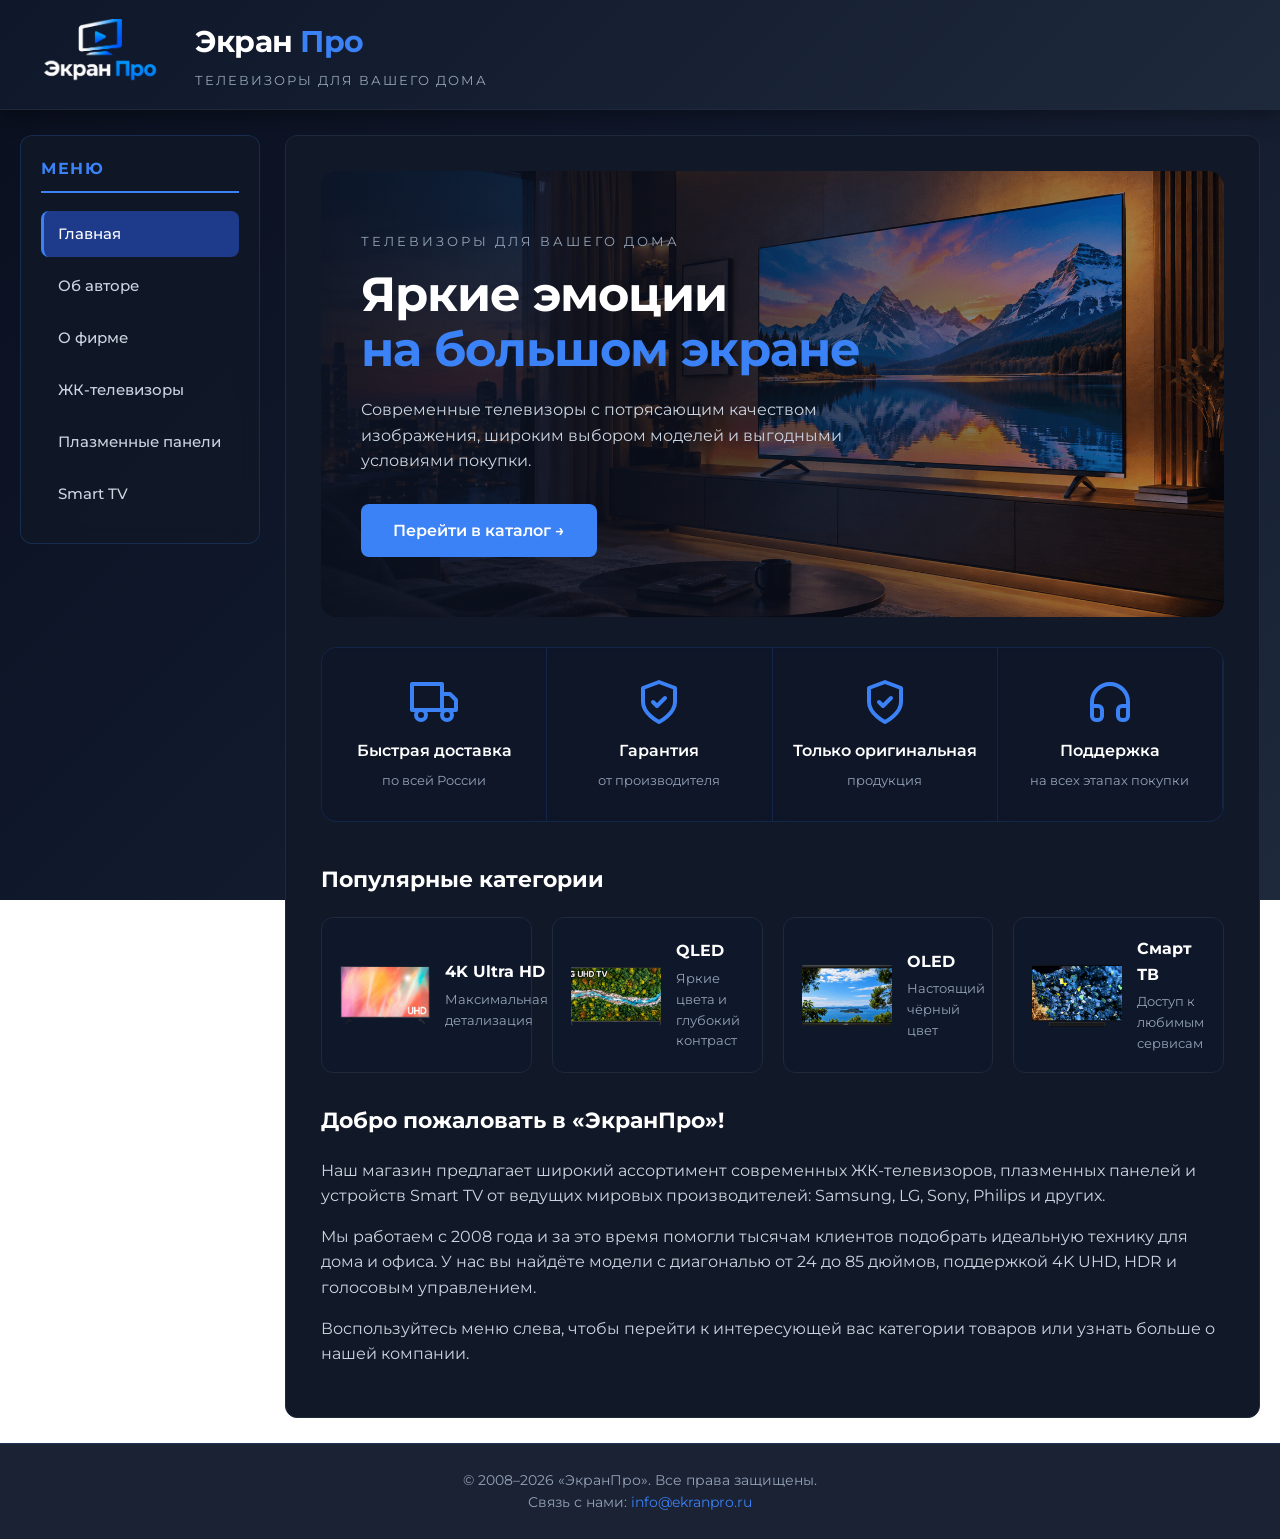
<file: index.html>
<!DOCTYPE html>
<html lang="ru">
<head>
    <meta charset="UTF-8">
    <title>ЭкранПро — магазин ЖК-телевизоров и плазменных панелей</title>
    <link rel="icon" type="image/x-icon" href="favicon.ico">
    <link rel="stylesheet" href="styles.css">
    <link rel="preconnect" href="https://fonts.googleapis.com">
    <link rel="preconnect" href="https://fonts.gstatic.com" crossorigin>
    <link href="https://fonts.googleapis.com/css2?family=Montserrat:wght@300;400;500;600;700;800&display=swap" rel="stylesheet">
</head>
<body>

<header class="header">
    <img src="images/logo.png" alt="Логотип ЭкранПро" class="header__logo">
    <div>
        <div class="header__title">Экран <span>Про</span></div>
        <div class="header__subtitle">Телевизоры для вашего дома</div>
    </div>
</header>

<div class="layout">

    <aside class="sidebar">
        <h2 class="sidebar__title">Меню</h2>
        <ul class="menu">
            <li class="menu__item"><a href="index.html" class="menu__link menu__link--active">Главная</a></li>
            <li class="menu__item"><a href="about-author.html" class="menu__link">Об авторе</a></li>
            <li class="menu__item"><a href="about-company.html" class="menu__link">О фирме</a></li>
            <li class="menu__item"><a href="lcd-tv.html" class="menu__link">ЖК-телевизоры</a></li>
            <li class="menu__item"><a href="plasma.html" class="menu__link">Плазменные панели</a></li>
            <li class="menu__item"><a href="smart-tv.html" class="menu__link">Smart TV</a></li>
        </ul>
    </aside>

    <main class="content">

        <section class="hero">
            <div class="hero__label">Телевизоры для вашего дома</div>
            <h1 class="hero__title">Яркие эмоции<br><span>на большом экране</span></h1>
            <p class="hero__text">
                Современные телевизоры с потрясающим качеством изображения,
                широким выбором моделей и выгодными условиями покупки.
            </p>
            <a href="lcd-tv.html" class="hero__btn">Перейти в каталог →</a>
        </section>

        <section class="features">
        <div class="feature">
            <svg class="feature__icon" viewBox="0 0 24 24" fill="none" stroke="#3b82f6" stroke-width="2" stroke-linecap="round" stroke-linejoin="round">
                <rect x="1" y="3" width="15" height="13"></rect>
                <polygon points="16 8 20 8 23 11 23 16 16 16 16 8"></polygon>
                <circle cx="5.5" cy="18.5" r="2.5"></circle>
                <circle cx="18.5" cy="18.5" r="2.5"></circle>
            </svg>
            <div class="feature__title">Быстрая доставка</div>
            <div class="feature__text">по всей России</div>
        </div>

        <div class="feature">
            <svg class="feature__icon" viewBox="0 0 24 24" fill="none" stroke="#3b82f6" stroke-width="2" stroke-linecap="round" stroke-linejoin="round">
                <path d="M12 22s8-4 8-10V5l-8-3-8 3v7c0 6 8 10 8 10z"></path>
                <polyline points="9 12 11 14 15 10"></polyline>
            </svg>
            <div class="feature__title">Гарантия</div>
            <div class="feature__text">от производителя</div>
        </div>

        <div class="feature">
            <svg class="feature__icon" viewBox="0 0 24 24" fill="none" stroke="#3b82f6" stroke-width="2" stroke-linecap="round" stroke-linejoin="round">
                <path d="M12 22s8-4 8-10V5l-8-3-8 3v7c0 6 8 10 8 10z"></path>
                <polyline points="9 12 11 14 15 10"></polyline>
            </svg>
            <div class="feature__title">Только оригинальная</div>
            <div class="feature__text">продукция</div>
        </div>

        <div class="feature">
            <svg class="feature__icon" viewBox="0 0 24 24" fill="none" stroke="#3b82f6" stroke-width="2" stroke-linecap="round" stroke-linejoin="round">
                <path d="M3 18v-6a9 9 0 0 1 18 0v6"></path>
                <path d="M21 19a2 2 0 0 1-2 2h-1a2 2 0 0 1-2-2v-3a2 2 0 0 1 2-2h3zM3 19a2 2 0 0 0 2 2h1a2 2 0 0 0 2-2v-3a2 2 0 0 0-2-2H3z"></path>
            </svg>
            <div class="feature__title">Поддержка</div>
            <div class="feature__text">на всех этапах покупки</div>
        </div>
    </section>

        <h2 class="categories-title">Популярные категории</h2>
        <section class="categories">
            <a href="lcd-tv.html" class="category">
                <img src="images/lcd1.jpg" alt="4K" class="category__img">
                <div>
                    <div class="category__name">4K Ultra HD</div>
                    <div class="category__desc">Максимальная детализация</div>
                </div>
            </a>
            <a href="lcd-tv.html" class="category">
                <img src="images/lcd2.jpg" alt="QLED" class="category__img">
                <div>
                    <div class="category__name">QLED</div>
                    <div class="category__desc">Яркие цвета и глубокий контраст</div>
                </div>
            </a>
            <a href="plasma.html" class="category">
                <img src="images/plasma1.jpg" alt="OLED" class="category__img">
                <div>
                    <div class="category__name">OLED</div>
                    <div class="category__desc">Настоящий чёрный цвет</div>
                </div>
            </a>
            <a href="smart-tv.html" class="category">
                <img src="images/smart1.jpg" alt="Smart TV" class="category__img">
                <div>
                    <div class="category__name">Смарт ТВ</div>
                    <div class="category__desc">Доступ к любимым сервисам</div>
                </div>
            </a>
        </section>

        <h2 class="categories-title">Добро пожаловать в «ЭкранПро»!</h2>
        <p class="content__text">
            Наш магазин предлагает широкий ассортимент современных ЖК-телевизоров,
            плазменных панелей и устройств Smart TV от ведущих мировых производителей:
            Samsung, LG, Sony, Philips и других.
        </p>
        <p class="content__text">
            Мы работаем с 2008 года и за это время помогли тысячам клиентов подобрать
            идеальную технику для дома и офиса. У нас вы найдёте модели с диагональю
            от 24 до 85 дюймов, поддержкой 4K UHD, HDR и голосовым управлением.
        </p>
        <p class="content__text">
            Воспользуйтесь меню слева, чтобы перейти к интересующей вас категории товаров
            или узнать больше о нашей компании.
        </p>

    </main>

</div>

<footer class="footer">
    <p>&copy; 2008–2026 «ЭкранПро». Все права защищены.</p>
    <p>Связь с нами: <a href="mailto:info@ekranpro.ru">info@ekranpro.ru</a></p>
</footer>

</body>
</html>
</file>
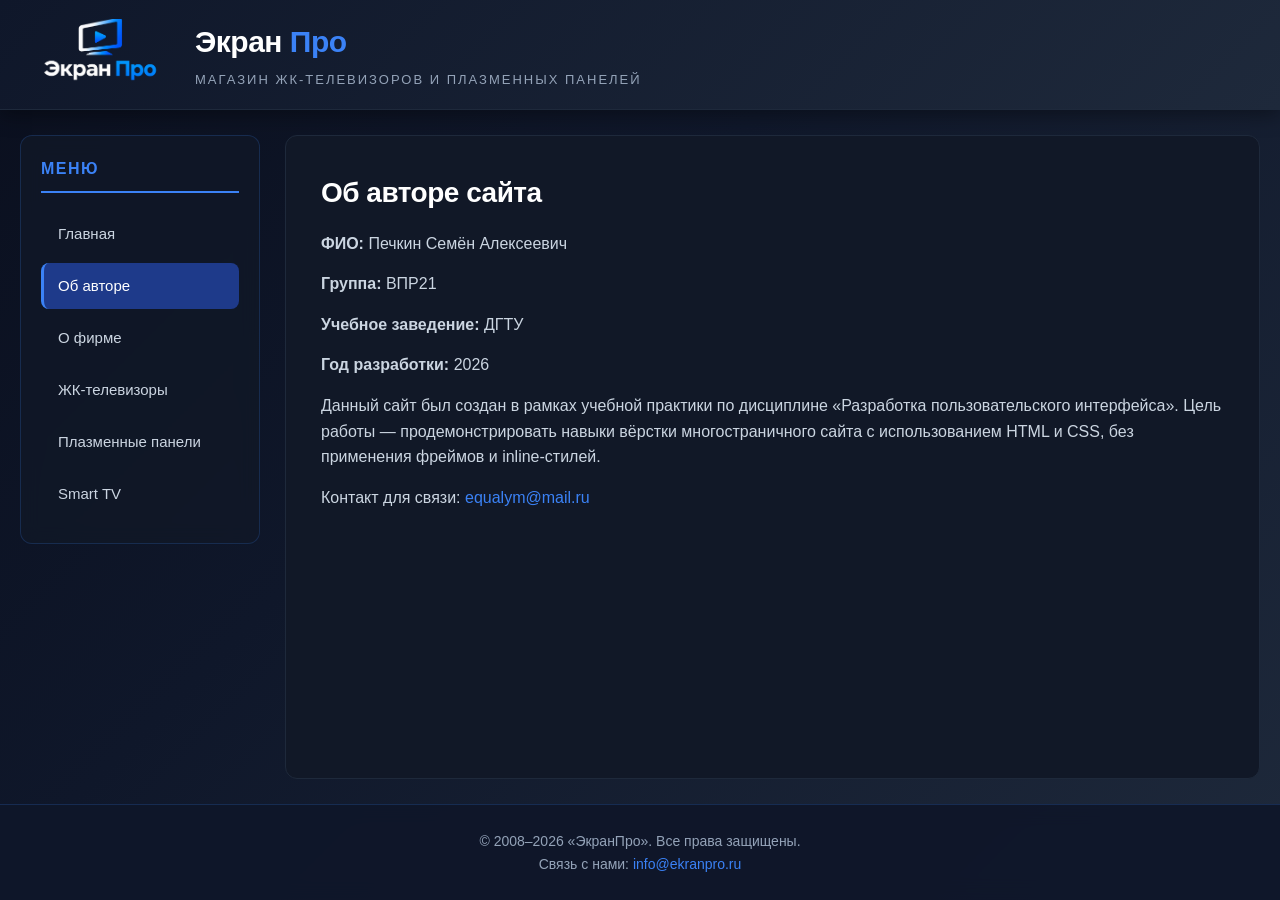
<file: about-author.html>
<!DOCTYPE html>
<html lang="ru">
<head>
    <meta charset="UTF-8">
    <title>Об авторе — ЭкранПро</title>
    <link rel="stylesheet" href="styles.css">
    <link rel="icon" href="favicon.png">
</head>
<body>

<header class="header">
    <img src="images/logo.png" alt="Логотип ЭкранПро" class="header__logo">
    <div>
        <div class="header__title">Экран <span>Про</span></div>
        <div class="header__subtitle">Магазин ЖК-телевизоров и плазменных панелей</div>
    </div>
</header>

<div class="layout">

    <aside class="sidebar">
        <h2 class="sidebar__title">Меню</h2>
        <ul class="menu">
            <li class="menu__item"><a href="index.html" class="menu__link">Главная</a></li>
            <li class="menu__item"><a href="about-author.html" class="menu__link menu__link--active">Об авторе</a></li>
            <li class="menu__item"><a href="about-company.html" class="menu__link">О фирме</a></li>
            <li class="menu__item"><a href="lcd-tv.html" class="menu__link">ЖК-телевизоры</a></li>
            <li class="menu__item"><a href="plasma.html" class="menu__link">Плазменные панели</a></li>
            <li class="menu__item"><a href="smart-tv.html" class="menu__link">Smart TV</a></li>
        </ul>
    </aside>

    <main class="content">
        <h1 class="content__title">Об авторе сайта</h1>
        <p class="content__text">
            <strong>ФИО:</strong> Печкин Семён Алексеевич
        </p>
        <p class="content__text">
            <strong>Группа:</strong> ВПР21
        </p>
        <p class="content__text">
            <strong>Учебное заведение:</strong> ДГТУ
        </p>
        <p class="content__text">
            <strong>Год разработки:</strong> 2026
        </p>
        <p class="content__text">
            Данный сайт был создан в рамках учебной практики по дисциплине
            «Разработка пользовательского интерфейса». Цель работы — продемонстрировать навыки вёрстки
            многостраничного сайта с использованием HTML и CSS, без применения
            фреймов и inline-стилей.
        </p>
        <p class="content__text">
            Контакт для связи: <a href="mailru:equalym@mail.ru">equalym@mail.ru</a>
        </p>
    </main>

</div>

<footer class="footer">
    <p>&copy; 2008–2026 «ЭкранПро». Все права защищены.</p>
    <p>Связь с нами: <a href="mailto:info@ekranpro.ru">info@ekranpro.ru</a></p>
</footer>

</body>
</html>
</file>
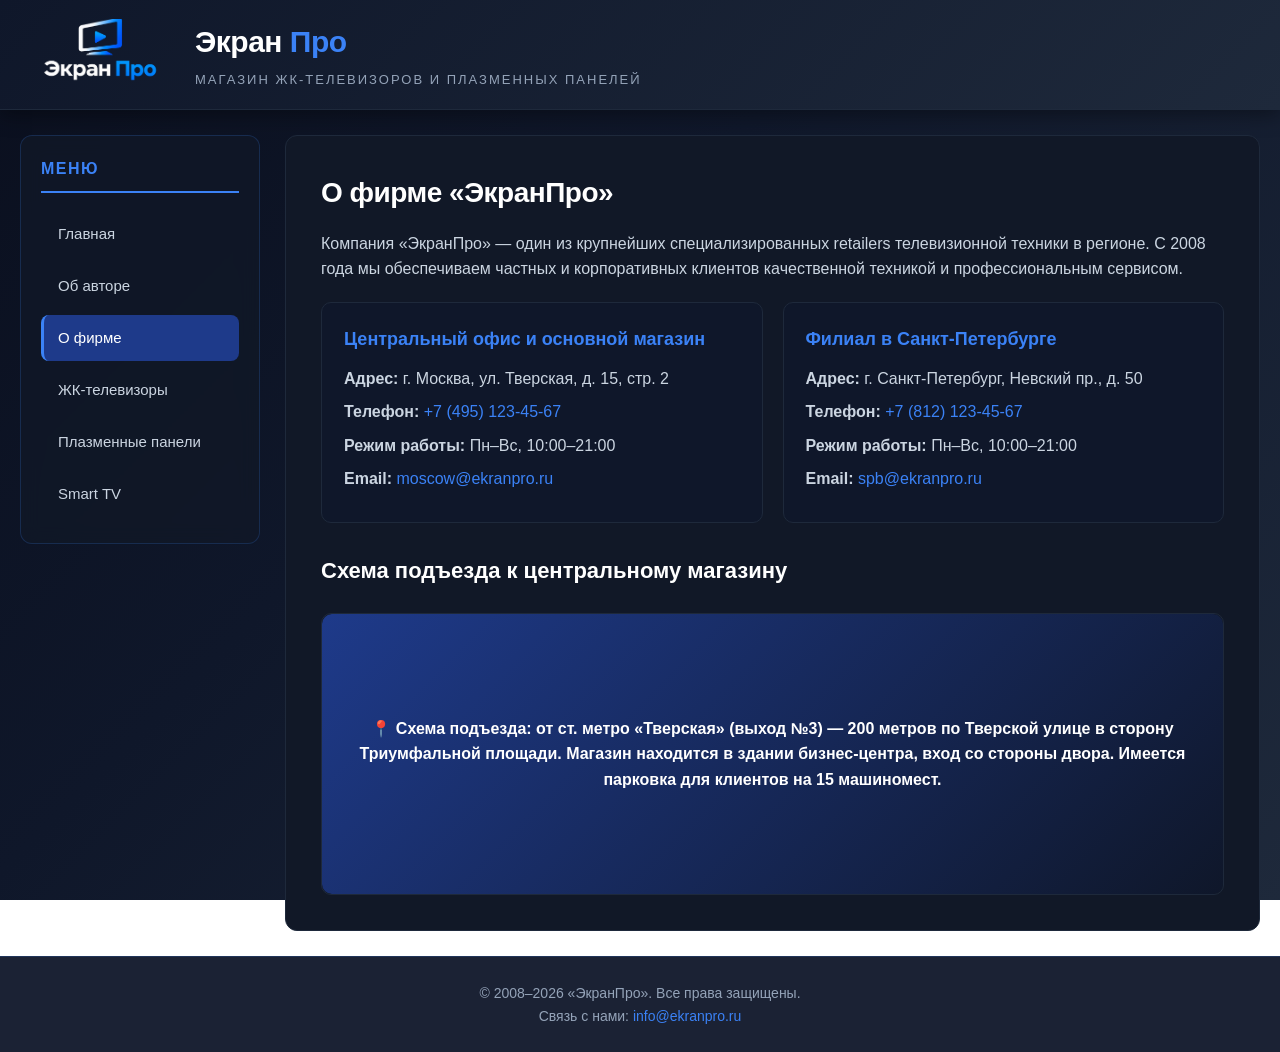
<file: about-company.html>
<!DOCTYPE html>
<html lang="ru">
<head>
    <meta charset="UTF-8">
    <title>О фирме — ЭкранПро</title>
    <link rel="stylesheet" href="styles.css">
    <link rel="icon" href="favicon.png">
</head>
<body>

<header class="header">
    <img src="images/logo.png" alt="Логотип ЭкранПро" class="header__logo">
    <div>
        <div class="header__title">Экран <span>Про</span></div>
        <div class="header__subtitle">Магазин ЖК-телевизоров и плазменных панелей</div>
    </div>
</header>

<div class="layout">

    <aside class="sidebar">
        <h2 class="sidebar__title">Меню</h2>
        <ul class="menu">
            <li class="menu__item"><a href="index.html" class="menu__link">Главная</a></li>
            <li class="menu__item"><a href="about-author.html" class="menu__link">Об авторе</a></li>
            <li class="menu__item"><a href="about-company.html" class="menu__link menu__link--active">О фирме</a></li>
            <li class="menu__item"><a href="lcd-tv.html" class="menu__link">ЖК-телевизоры</a></li>
            <li class="menu__item"><a href="plasma.html" class="menu__link">Плазменные панели</a></li>
            <li class="menu__item"><a href="smart-tv.html" class="menu__link">Smart TV</a></li>
        </ul>
    </aside>

    <main class="content">
        <h1 class="content__title">О фирме «ЭкранПро»</h1>
        <p class="content__text">
            Компания «ЭкранПро» — один из крупнейших специализированных retailers
            телевизионной техники в регионе. С 2008 года мы обеспечиваем частных
            и корпоративных клиентов качественной техникой и профессиональным сервисом.
        </p>

        <div class="contacts">
            <div class="contacts__info">
                <h3>Центральный офис и основной магазин</h3>
                <p><strong>Адрес:</strong> г. Москва, ул. Тверская, д. 15, стр. 2</p>
                <p><strong>Телефон:</strong> <a href="tel:+74951234567">+7 (495) 123-45-67</a></p>
                <p><strong>Режим работы:</strong> Пн–Вс, 10:00–21:00</p>
                <p><strong>Email:</strong> <a href="mailto:moscow@ekranpro.ru">moscow@ekranpro.ru</a></p>
            </div>

            <div class="contacts__info">
                <h3>Филиал в Санкт-Петербурге</h3>
                <p><strong>Адрес:</strong> г. Санкт-Петербург, Невский пр., д. 50</p>
                <p><strong>Телефон:</strong> <a href="tel:+78121234567">+7 (812) 123-45-67</a></p>
                <p><strong>Режим работы:</strong> Пн–Вс, 10:00–21:00</p>
                <p><strong>Email:</strong> <a href="mailto:spb@ekranpro.ru">spb@ekranpro.ru</a></p>
            </div>
        </div>

        <h2 style="margin-top:30px;">Схема подъезда к центральному магазину</h2>
        <div class="map-box">
            <div class="map-placeholder">
                📍 Схема подъезда: от ст. метро «Тверская» (выход №3) — 200 метров
                по Тверской улице в сторону Триумфальной площади.
                Магазин находится в здании бизнес-центра, вход со стороны двора.
                Имеется парковка для клиентов на 15 машиномест.
            </div>
        </div>
    </main>

</div>

<footer class="footer">
    <p>&copy; 2008–2026 «ЭкранПро». Все права защищены.</p>
    <p>Связь с нами: <a href="mailto:info@ekranpro.ru">info@ekranpro.ru</a></p>
</footer>

</body>
</html>
</file>
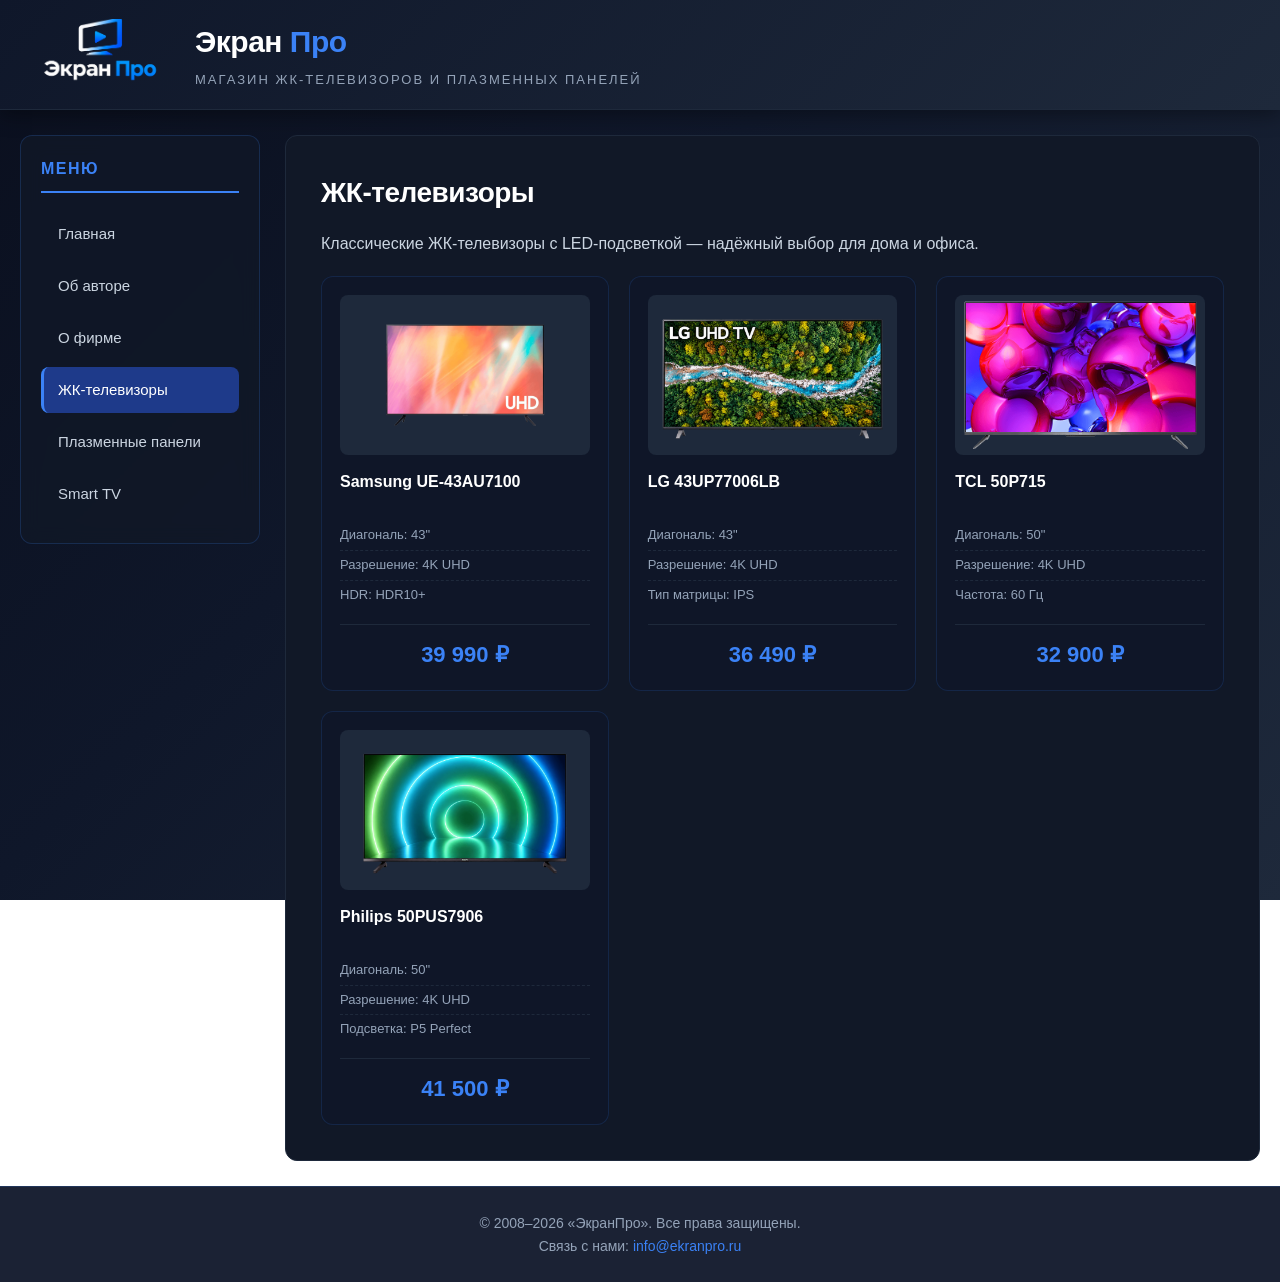
<file: lcd-tv.html>
<!DOCTYPE html>
<html lang="ru">
<head>
    <meta charset="UTF-8">
    <title>ЖК-телевизоры — ЭкранПро</title>
    <link rel="stylesheet" href="styles.css">
    <link rel="icon" href="favicon.png">
</head>
<body>

<header class="header">
    <img src="images/logo.png" alt="Логотип ЭкранПро" class="header__logo">
    <div>
        <div class="header__title">Экран <span>Про</span></div>
        <div class="header__subtitle">Магазин ЖК-телевизоров и плазменных панелей</div>
    </div>
</header>

<div class="layout">

    <aside class="sidebar">
        <h2 class="sidebar__title">Меню</h2>
        <ul class="menu">
            <li class="menu__item"><a href="index.html" class="menu__link">Главная</a></li>
            <li class="menu__item"><a href="about-author.html" class="menu__link">Об авторе</a></li>
            <li class="menu__item"><a href="about-company.html" class="menu__link">О фирме</a></li>
            <li class="menu__item"><a href="lcd-tv.html" class="menu__link menu__link--active">ЖК-телевизоры</a></li>
            <li class="menu__item"><a href="plasma.html" class="menu__link">Плазменные панели</a></li>
            <li class="menu__item"><a href="smart-tv.html" class="menu__link">Smart TV</a></li>
        </ul>
    </aside>

    <main class="content">
        <h1 class="content__title">ЖК-телевизоры</h1>
        <p class="content__text">
            Классические ЖК-телевизоры с LED-подсветкой — надёжный выбор для дома и офиса.
        </p>

        <div class="products">

            <div class="product-card">
                <img src="images/lcd1.jpg" alt="Samsung UE-43" class="product-card__img">
                <div class="product-card__name">Samsung UE-43AU7100</div>
                <ul class="product-card__specs">
                    <li>Диагональ: 43"</li>
                    <li>Разрешение: 4K UHD</li>
                    <li>HDR: HDR10+</li>
                </ul>
                <div class="product-card__price">39 990 ₽</div>
            </div>

            <div class="product-card">
                <img src="images/lcd2.jpg" alt="LG 43UP77" class="product-card__img">
                <div class="product-card__name">LG 43UP77006LB</div>
                <ul class="product-card__specs">
                    <li>Диагональ: 43"</li>
                    <li>Разрешение: 4K UHD</li>
                    <li>Тип матрицы: IPS</li>
                </ul>
                <div class="product-card__price">36 490 ₽</div>
            </div>

            <div class="product-card">
                <img src="images/lcd3.jpg" alt="TCL 50P715" class="product-card__img">
                <div class="product-card__name">TCL 50P715</div>
                <ul class="product-card__specs">
                    <li>Диагональ: 50"</li>
                    <li>Разрешение: 4K UHD</li>
                    <li>Частота: 60 Гц</li>
                </ul>
                <div class="product-card__price">32 900 ₽</div>
            </div>

            <div class="product-card">
                <img src="images/lcd4.jpg" alt="Philips 50PUS" class="product-card__img">
                <div class="product-card__name">Philips 50PUS7906</div>
                <ul class="product-card__specs">
                    <li>Диагональ: 50"</li>
                    <li>Разрешение: 4K UHD</li>
                    <li>Подсветка: P5 Perfect</li>
                </ul>
                <div class="product-card__price">41 500 ₽</div>
            </div>

        </div>
    </main>

</div>

<footer class="footer">
    <p>&copy; 2008–2026 «ЭкранПро». Все права защищены.</p>
    <p>Связь с нами: <a href="mailto:info@ekranpro.ru">info@ekranpro.ru</a></p>
</footer>

</body>
</html>
</file>
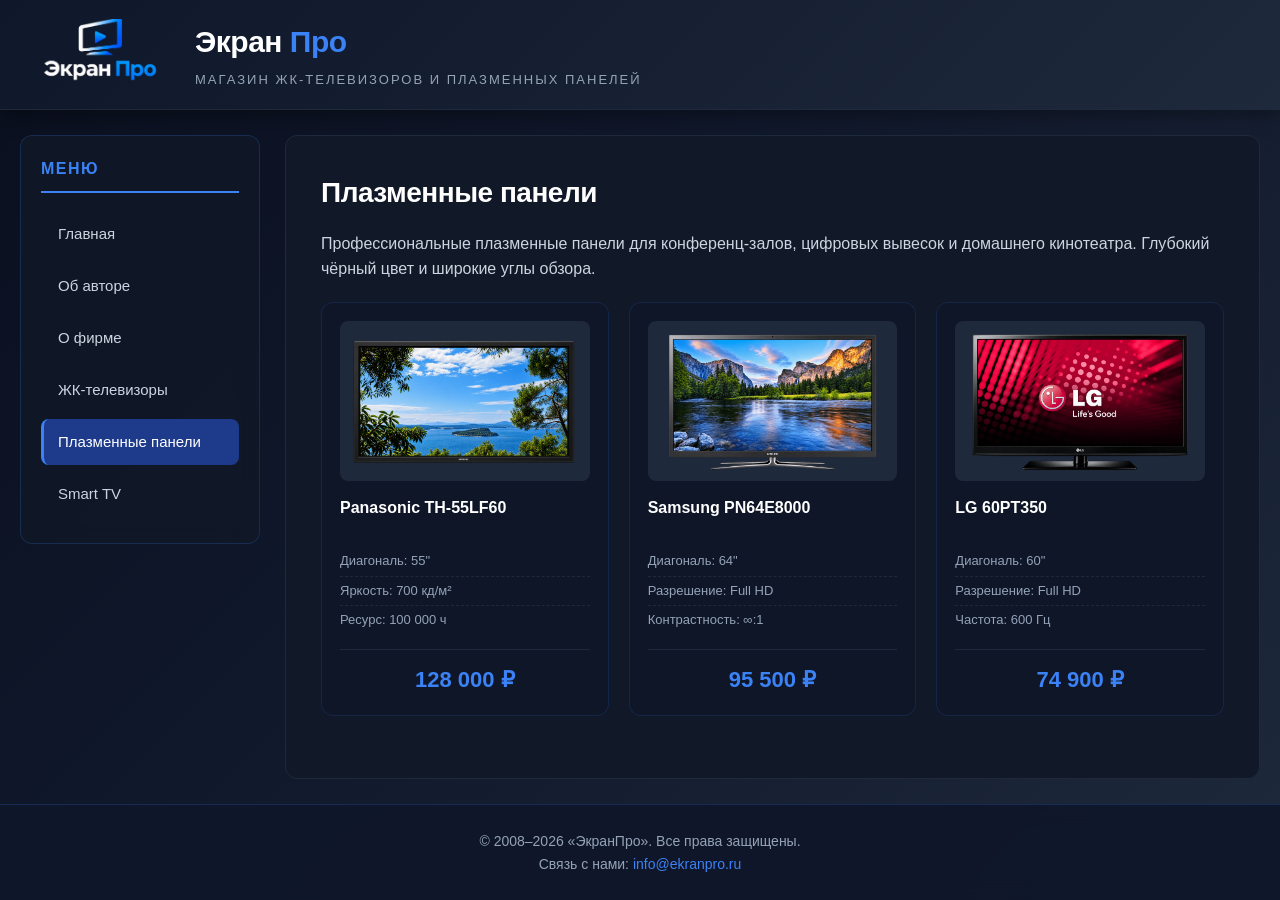
<file: plasma.html>
<!DOCTYPE html>
<html lang="ru">
<head>
    <meta charset="UTF-8">
    <title>Плазменные панели — ЭкранПро</title>
    <link rel="stylesheet" href="styles.css">
    <link rel="icon" href="favicon.png">
</head>
<body>

<header class="header">
    <img src="images/logo.png" alt="Логотип ЭкранПро" class="header__logo">
    <div>
        <div class="header__title">Экран <span>Про</span></div>
        <div class="header__subtitle">Магазин ЖК-телевизоров и плазменных панелей</div>
    </div>
</header>

<div class="layout">

    <aside class="sidebar">
        <h2 class="sidebar__title">Меню</h2>
        <ul class="menu">
            <li class="menu__item"><a href="index.html" class="menu__link">Главная</a></li>
            <li class="menu__item"><a href="about-author.html" class="menu__link">Об авторе</a></li>
            <li class="menu__item"><a href="about-company.html" class="menu__link">О фирме</a></li>
            <li class="menu__item"><a href="lcd-tv.html" class="menu__link">ЖК-телевизоры</a></li>
            <li class="menu__item"><a href="plasma.html" class="menu__link menu__link--active">Плазменные панели</a></li>
            <li class="menu__item"><a href="smart-tv.html" class="menu__link">Smart TV</a></li>
        </ul>
    </aside>

    <main class="content">
        <h1 class="content__title">Плазменные панели</h1>
        <p class="content__text">
            Профессиональные плазменные панели для конференц-залов, цифровых вывесок
            и домашнего кинотеатра. Глубокий чёрный цвет и широкие углы обзора.
        </p>

        <div class="products">

            <div class="product-card">
                <img src="images/plasma1.jpg" alt="Panasonic TH-55" class="product-card__img">
                <div class="product-card__name">Panasonic TH-55LF60</div>
                <ul class="product-card__specs">
                    <li>Диагональ: 55"</li>
                    <li>Яркость: 700 кд/м²</li>
                    <li>Ресурс: 100 000 ч</li>
                </ul>
                <div class="product-card__price">128 000 ₽</div>
            </div>

            <div class="product-card">
                <img src="images/plasma2.jpg" alt="Samsung PN64" class="product-card__img">
                <div class="product-card__name">Samsung PN64E8000</div>
                <ul class="product-card__specs">
                    <li>Диагональ: 64"</li>
                    <li>Разрешение: Full HD</li>
                    <li>Контрастность: ∞:1</li>
                </ul>
                <div class="product-card__price">95 500 ₽</div>
            </div>

            <div class="product-card">
                <img src="images/plasma3.jpg" alt="LG 60PT350" class="product-card__img">
                <div class="product-card__name">LG 60PT350</div>
                <ul class="product-card__specs">
                    <li>Диагональ: 60"</li>
                    <li>Разрешение: Full HD</li>
                    <li>Частота: 600 Гц</li>
                </ul>
                <div class="product-card__price">74 900 ₽</div>
            </div>

        </div>
    </main>

</div>

<footer class="footer">
    <p>&copy; 2008–2026 «ЭкранПро». Все права защищены.</p>
    <p>Связь с нами: <a href="mailto:info@ekranpro.ru">info@ekranpro.ru</a></p>
</footer>

</body>
</html>
</file>
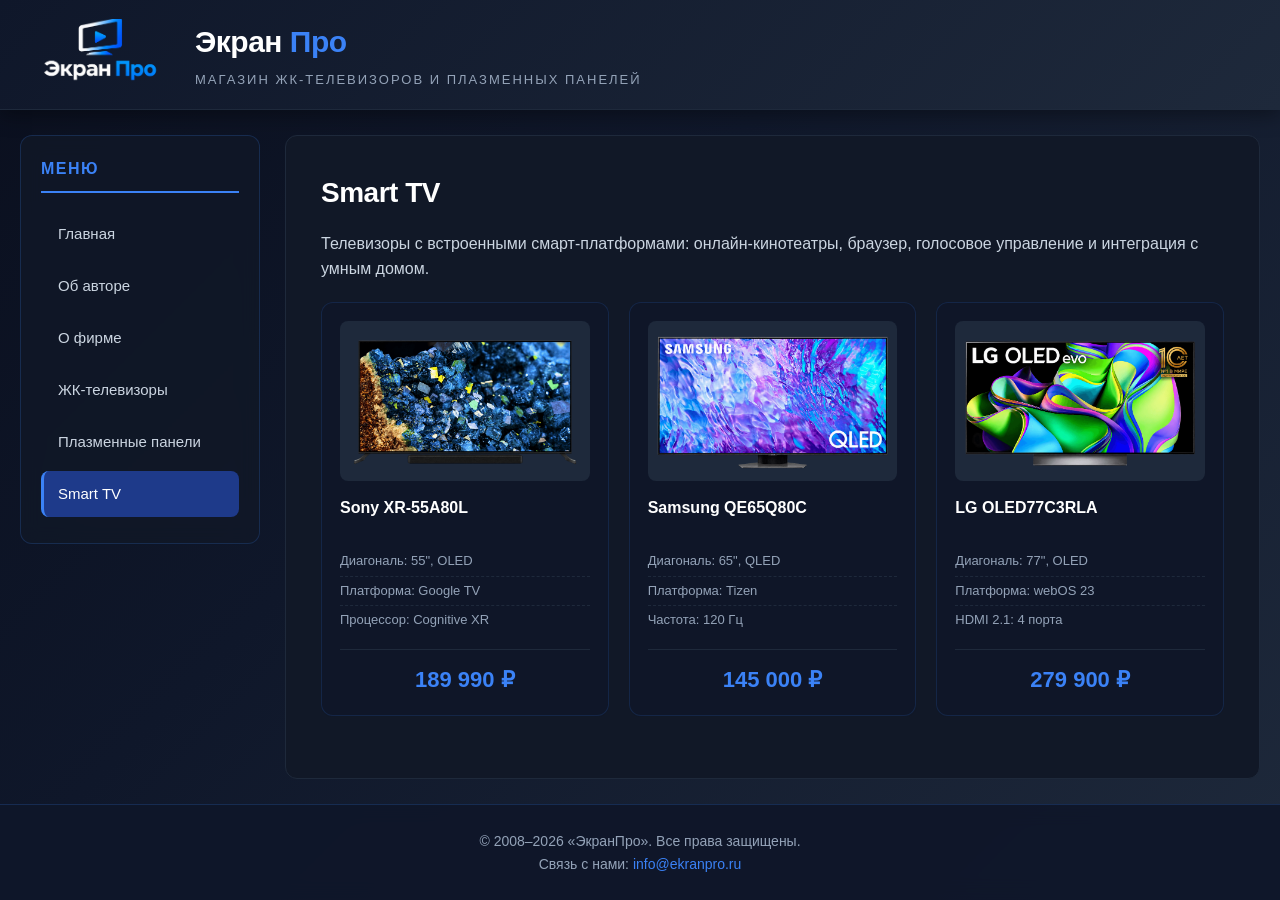
<file: smart-tv.html>
<!DOCTYPE html>
<html lang="ru">
<head>
    <meta charset="UTF-8">
    <title>Smart TV — ЭкранПро</title>
    <link rel="stylesheet" href="styles.css">
    <link rel="icon" href="favicon.png">
</head>
<body>

<header class="header">
    <img src="images/logo.png" alt="Логотип ЭкранПро" class="header__logo">
    <div>
        <div class="header__title">Экран <span>Про</span></div>
        <div class="header__subtitle">Магазин ЖК-телевизоров и плазменных панелей</div>
    </div>
</header>

<div class="layout">

    <aside class="sidebar">
        <h2 class="sidebar__title">Меню</h2>
        <ul class="menu">
            <li class="menu__item"><a href="index.html" class="menu__link">Главная</a></li>
            <li class="menu__item"><a href="about-author.html" class="menu__link">Об авторе</a></li>
            <li class="menu__item"><a href="about-company.html" class="menu__link">О фирме</a></li>
            <li class="menu__item"><a href="lcd-tv.html" class="menu__link">ЖК-телевизоры</a></li>
            <li class="menu__item"><a href="plasma.html" class="menu__link">Плазменные панели</a></li>
            <li class="menu__item"><a href="smart-tv.html" class="menu__link menu__link--active">Smart TV</a></li>
        </ul>
    </aside>

    <main class="content">
        <h1 class="content__title">Smart TV</h1>
        <p class="content__text">
            Телевизоры с встроенными смарт-платформами: онлайн-кинотеатры, браузер,
            голосовое управление и интеграция с умным домом.
        </p>

        <div class="products">

            <div class="product-card">
                <img src="images/smart1.jpg" alt="Sony XR-55" class="product-card__img">
                <div class="product-card__name">Sony XR-55A80L</div>
                <ul class="product-card__specs">
                    <li>Диагональ: 55", OLED</li>
                    <li>Платформа: Google TV</li>
                    <li>Процессор: Cognitive XR</li>
                </ul>
                <div class="product-card__price">189 990 ₽</div>
            </div>

            <div class="product-card">
                <img src="images/smart2.jpg" alt="Samsung QE65" class="product-card__img">
                <div class="product-card__name">Samsung QE65Q80C</div>
                <ul class="product-card__specs">
                    <li>Диагональ: 65", QLED</li>
                    <li>Платформа: Tizen</li>
                    <li>Частота: 120 Гц</li>
                </ul>
                <div class="product-card__price">145 000 ₽</div>
            </div>

            <div class="product-card">
                <img src="images/smart3.jpg" alt="LG OLED77" class="product-card__img">
                <div class="product-card__name">LG OLED77C3RLA</div>
                <ul class="product-card__specs">
                    <li>Диагональ: 77", OLED</li>
                    <li>Платформа: webOS 23</li>
                    <li>HDMI 2.1: 4 порта</li>
                </ul>
                <div class="product-card__price">279 900 ₽</div>
            </div>

        </div>
    </main>

</div>

<footer class="footer">
    <p>&copy; 2008–2026 «ЭкранПро». Все права защищены.</p>
    <p>Связь с нами: <a href="mailto:info@ekranpro.ru">info@ekranpro.ru</a></p>
</footer>

</body>
</html>
</file>
<file: styles.css>
* {
    margin: 0;
    padding: 0;
    box-sizing: border-box;
}

body {
    font-family: "Montserrat", sans-serif;
    background: linear-gradient(135deg, #0a0f1e 0%, #0f172a 40%, #1e293b 100%);
    background-attachment: fixed;
    color: #e2e8f0;
    line-height: 1.6;
    min-height: 100vh;
    display: flex;
    flex-direction: column;
}

a {
    color: #3b82f6;
    text-decoration: none;
    transition: color 0.2s;
}

a:hover {
    color: #60a5fa;
}

img {
    max-width: 100%;
    display: block;
}

.header {
    background: linear-gradient(135deg, #0f172a 0%, #1e293b 100%);
    border-bottom: 1px solid #1e293b;
    padding: 18px 30px;
    display: flex;
    align-items: center;
    gap: 25px;
    box-shadow: 0 4px 20px rgba(0, 0, 0, 0.4);
}

.header__logo {
    width: 140px;
    height: 70px;
    object-fit: cover;
}

.header__title {
    font-size: 30px;
    font-weight: 700;
    color: #fff;
    letter-spacing: -0.5px;
}

.header__title span {
    color: #3b82f6;
}

.header__subtitle {
    font-size: 13px;
    color: #94a3b8;
    margin-top: 4px;
    letter-spacing: 2px;
    text-transform: uppercase;
}

.layout {
    display: grid;
    grid-template-columns: 240px 1fr;
    max-width: 1400px;
    margin: 25px auto;
    gap: 25px;
    padding: 0 20px;
    flex-grow: 1;
    width: 100%;
}

.sidebar {
    background: rgba(17, 24, 39, 0.85);
    backdrop-filter: blur(10px);
    border: 1px solid rgba(59, 130, 246, 0.2);
    border-radius: 12px;
    padding: 20px;
    height: fit-content;
    position: sticky;
    top: 20px;
}

.sidebar__title {
    font-size: 16px;
    margin-bottom: 18px;
    color: #3b82f6;
    text-transform: uppercase;
    letter-spacing: 1.5px;
    border-bottom: 2px solid #3b82f6;
    padding-bottom: 10px;
}

.menu {
    list-style: none;
}

.menu__item {
    margin-bottom: 6px;
}

.menu__link {
    display: block;
    padding: 11px 14px;
    border-radius: 8px;
    color: #cbd5e1;
    font-weight: 500;
    font-size: 15px;
    transition: all 0.2s;
    border-left: 3px solid transparent;
}

.menu__link:hover {
    background-color: #1e293b;
    color: #fff;
    border-left-color: #3b82f6;
    text-decoration: none;
}

.menu__link--active {
    background-color: #1e3a8a;
    color: #fff;
    border-left-color: #3b82f6;
}

.content {
    background-color: #111827;
    border: 1px solid #1e293b;
    border-radius: 12px;
    padding: 35px;
    min-height: 500px;
}

.content__title {
    font-size: 28px;
    color: #fff;
    margin-bottom: 15px;
    font-weight: 700;
    letter-spacing: -0.5px;
}

.content__text {
    margin-bottom: 15px;
    color: #cbd5e1;
}

.hero {
    background:
        linear-gradient(90deg, rgba(11, 17, 32, 0.95) 0%, rgba(11, 17, 32, 0.7) 50%, rgba(11, 17, 32, 0.3) 100%),
        url("images/hero.jpg") center/cover no-repeat;
    border-radius: 16px;
    padding: 60px 40px;
    margin-bottom: 30px;
    min-height: 380px;
    display: flex;
    flex-direction: column;
    justify-content: center;
    position: relative;
    overflow: hidden;
}

.hero__label {
    font-size: 13px;
    letter-spacing: 3px;
    color: #94a3b8;
    text-transform: uppercase;
    margin-bottom: 15px;
}

.hero__title {
    font-size: 48px;
    font-weight: 700;
    color: #fff;
    line-height: 1.15;
    margin-bottom: 20px;
    max-width: 600px;
    letter-spacing: -1px;
}

.hero__title span {
    color: #3b82f6;
}

.hero__text {
    font-size: 16px;
    color: #cbd5e1;
    max-width: 500px;
    margin-bottom: 30px;
}

.hero__btn {
    display: inline-block;
    background-color: #3b82f6;
    color: #fff;
    padding: 14px 32px;
    border-radius: 8px;
    font-weight: 600;
    font-size: 16px;
    transition: background-color 0.2s, transform 0.2s;
    width: fit-content;
}

.hero__btn:hover {
    background-color: #2563eb;
    color: #fff;
    transform: translateY(-2px);
    text-decoration: none;
}

.features {
    display: grid;
    grid-template-columns: repeat(4, 1fr);
    gap: 0;
    margin-bottom: 40px;
    background: rgba(15, 23, 42, 0.8);
    backdrop-filter: blur(8px);
    border: 1px solid rgba(59, 130, 246, 0.15);
    border-radius: 16px;
    overflow: hidden;
}

.feature {
    background: rgba(15, 23, 42, 0.8);
    backdrop-filter: blur(8px);
    padding: 30px 20px;
    text-align: center;
    transition: all 0.3s;
    display: flex;
    flex-direction: column;
    align-items: center;
    border-right: 1px solid rgba(59, 130, 246, 0.15);
}

.feature:hover {
    border-color: #3b82f6;
}

.feature__icon {
    width: 48px;
    height: 48px;
    margin: 0 auto 12px;
    display: block;
}

.feature__title {
    font-size: 16px;
    color: #fff;
    font-weight: 600;
    margin-bottom: 6px;
}

.feature__text {
    font-size: 13px;
    color: #94a3b8;
}

.categories-title {
    font-size: 24px;
    color: #fff;
    margin-bottom: 20px;
    font-weight: 700;
}

.categories {
    display: grid;
    grid-template-columns: repeat(4, 1fr);
    gap: 20px;
    margin-bottom: 30px;
}

.category {
    background-color: #0f172a;
    border: 1px solid #1e293b;
    border-radius: 12px;
    padding: 18px;
    display: flex;
    align-items: center;
    gap: 15px;
    transition: all 0.2s;
}

.category:hover {
    border-color: #3b82f6;
    transform: translateY(-3px);
}

.category__img {
    width: 90px;
    height: 70px;
    object-fit: cover;
    border-radius: 8px;
    flex-shrink: 0;
}

.category__name {
    font-size: 16px;
    font-weight: 700;
    color: #fff;
    margin-bottom: 4px;
}

.category__desc {
    font-size: 13px;
    color: #94a3b8;
}

.products {
    display: grid;
    grid-template-columns: repeat(auto-fill, minmax(240px, 1fr));
    gap: 20px;
    margin-top: 20px;
}

.product-card {
    background: rgba(15, 23, 42, 0.8);
    backdrop-filter: blur(8px);
    border: 1px solid rgba(59, 130, 246, 0.15);
    border-radius: 12px;
    padding: 18px;
    transition: all 0.3s;
    display: flex;
    flex-direction: column;
}

.product-card:hover {
    transform: translateY(-5px);
    border-color: #3b82f6;
    box-shadow: 0 10px 25px rgba(59, 130, 246, 0.15);
}

.product-card__img {
    width: 100%;
    height: 160px;
    object-fit: contain;
    background-color: #1e293b;
    border-radius: 8px;
    margin-bottom: 14px;
}

.product-card__name {
    font-size: 16px;
    font-weight: 700;
    color: #fff;
    margin-bottom: 10px;
    min-height: 42px;
}

.product-card__specs {
    list-style: none;
    font-size: 13px;
    color: #94a3b8;
    margin-bottom: 14px;
    flex-grow: 1;
}

.product-card__specs li {
    padding: 4px 0;
    border-bottom: 1px dashed #1e293b;
}

.product-card__specs li:last-child {
    border-bottom: none;
}

.product-card__price {
    font-size: 22px;
    font-weight: 800;
    color: #3b82f6;
    text-align: center;
    padding-top: 12px;
    border-top: 1px solid #1e293b;
}

.contacts {
    display: grid;
    grid-template-columns: 1fr 1fr;
    gap: 20px;
    margin-top: 20px;
}

.contacts__info {
    background-color: #0f172a;
    border: 1px solid #1e293b;
    padding: 22px;
    border-radius: 10px;
}

.contacts__info h3 {
    color: #3b82f6;
    margin-bottom: 12px;
    font-size: 18px;
}

.contacts__info p {
    margin-bottom: 8px;
    color: #cbd5e1;
}

.map-box {
    border-radius: 10px;
    overflow: hidden;
    border: 1px solid #1e293b;
    margin-top: 25px;
}

.map-placeholder {
    width: 100%;
    height: 280px;
    background: linear-gradient(135deg, #1e3a8a, #0f172a);
    display: flex;
    align-items: center;
    justify-content: center;
    color: #fff;
    font-weight: 600;
    text-align: center;
    padding: 25px;
    border-radius: 10px;
}

.content h2 {
    margin-top: 30px;
    color: #fff;
    font-size: 22px;
}

.footer {
    background: rgba(15, 23, 42, 0.95);
    backdrop-filter: blur(10px);
    border-top: 1px solid rgba(59, 130, 246, 0.2);
    color: #94a3b8;
    text-align: center;
    padding: 25px;
    margin-top: auto;
    font-size: 14px;
    width: 100%;
}

.footer a {
    color: #3b82f6;
}

.footer a:hover {
    color: #60a5fa;
}

@media (max-width: 900px) {
    .features,
    .categories {
        grid-template-columns: repeat(2, 1fr);
    }
}

@media (max-width: 768px) {
    .layout {
        grid-template-columns: 1fr;
    }
    .sidebar {
        position: static;
    }
    .contacts {
        grid-template-columns: 1fr;
    }
    .header {
    background: rgba(15, 23, 42, 0.9);
    backdrop-filter: blur(12px);
    border-bottom: 1px solid rgba(59, 130, 246, 0.2);
    padding: 18px 30px;
    display: flex;
    align-items: center;
    gap: 25px;
    box-shadow: 0 4px 20px rgba(0, 0, 0, 0.3);
}
    .hero__title {
        font-size: 32px;
    }
}

@keyframes gradientShift {
    0% { background-position: 0% 50%; }
    50% { background-position: 100% 50%; }
    100% { background-position: 0% 50%; }
}
</file>
